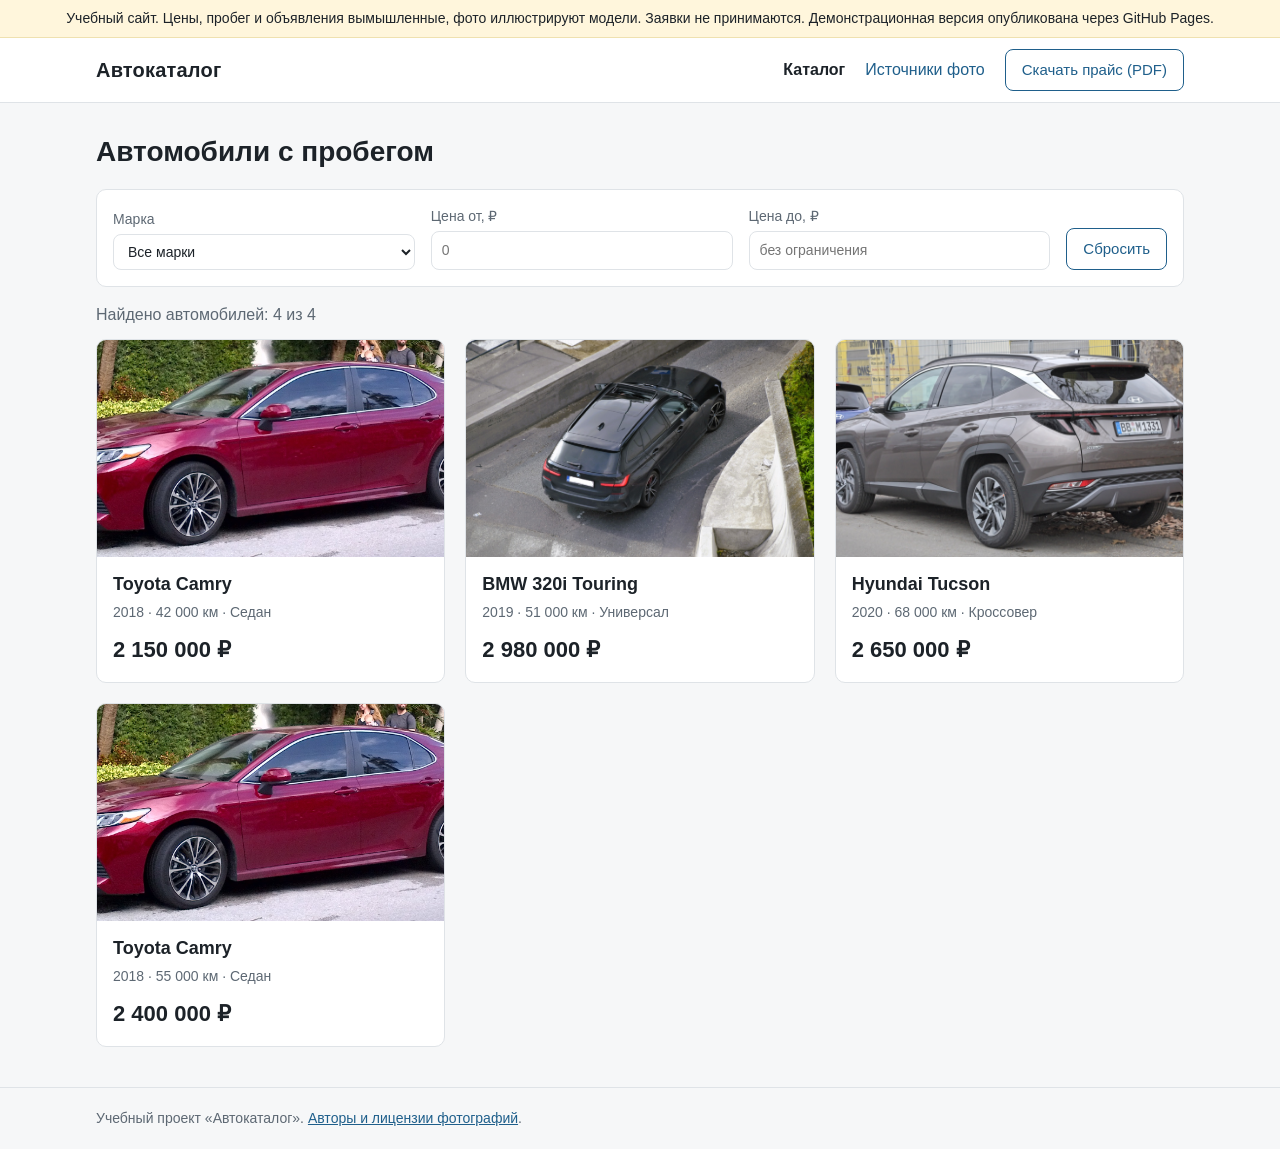
<file: docs/index.html>
<meta charset="utf-8">
<!doctype html>
<html lang="ru">
<head>
  <meta name="viewport" content="width=device-width, initial-scale=1">
  <title>Автокаталог — учебный каталог автомобилей</title>
  <link rel="stylesheet" href="css/style.css">
</head>
<body data-page="catalog">
  <div class="notice">Учебный сайт. Цены, пробег и объявления вымышленные, фото иллюстрируют модели. Заявки не принимаются. Демонстрационная версия опубликована через GitHub Pages.</div>

  <header class="site-header">
    <div class="wrap header-row">
      <a class="logo" href="index.html">Автокаталог</a>
      <nav class="nav">
        <a href="index.html" aria-current="page">Каталог</a>
        <a href="sources.html">Источники фото</a>
        <a class="btn btn-ghost" href="files/прайс.pdf" download>Скачать прайс (PDF)</a>
      </nav>
    </div>
  </header>

  <main class="wrap">
    <h1>Автомобили с пробегом</h1>

    <form class="filters" id="filters" aria-label="Фильтры">
      <label>
        <span>Марка</span>
        <select id="f-brand">
          <option value="">Все марки</option>
        </select>
      </label>
      <label>
        <span>Цена от, ₽</span>
        <input id="f-min" type="number" min="0" step="50000" inputmode="numeric" placeholder="0">
      </label>
      <label>
        <span>Цена до, ₽</span>
        <input id="f-max" type="number" min="0" step="50000" inputmode="numeric" placeholder="без ограничения">
      </label>
      <button class="btn btn-ghost" type="reset">Сбросить</button>
    </form>

    <p class="count" id="count" aria-live="polite"></p>
    <div class="grid" id="grid"></div>
  </main>

  <footer class="site-footer">
    <div class="wrap">Учебный проект «Автокаталог». <a href="sources.html">Авторы и лицензии фотографий</a>.</div>
  </footer>

  <script src="js/main.js"></script>
</body>
</html>
</file>
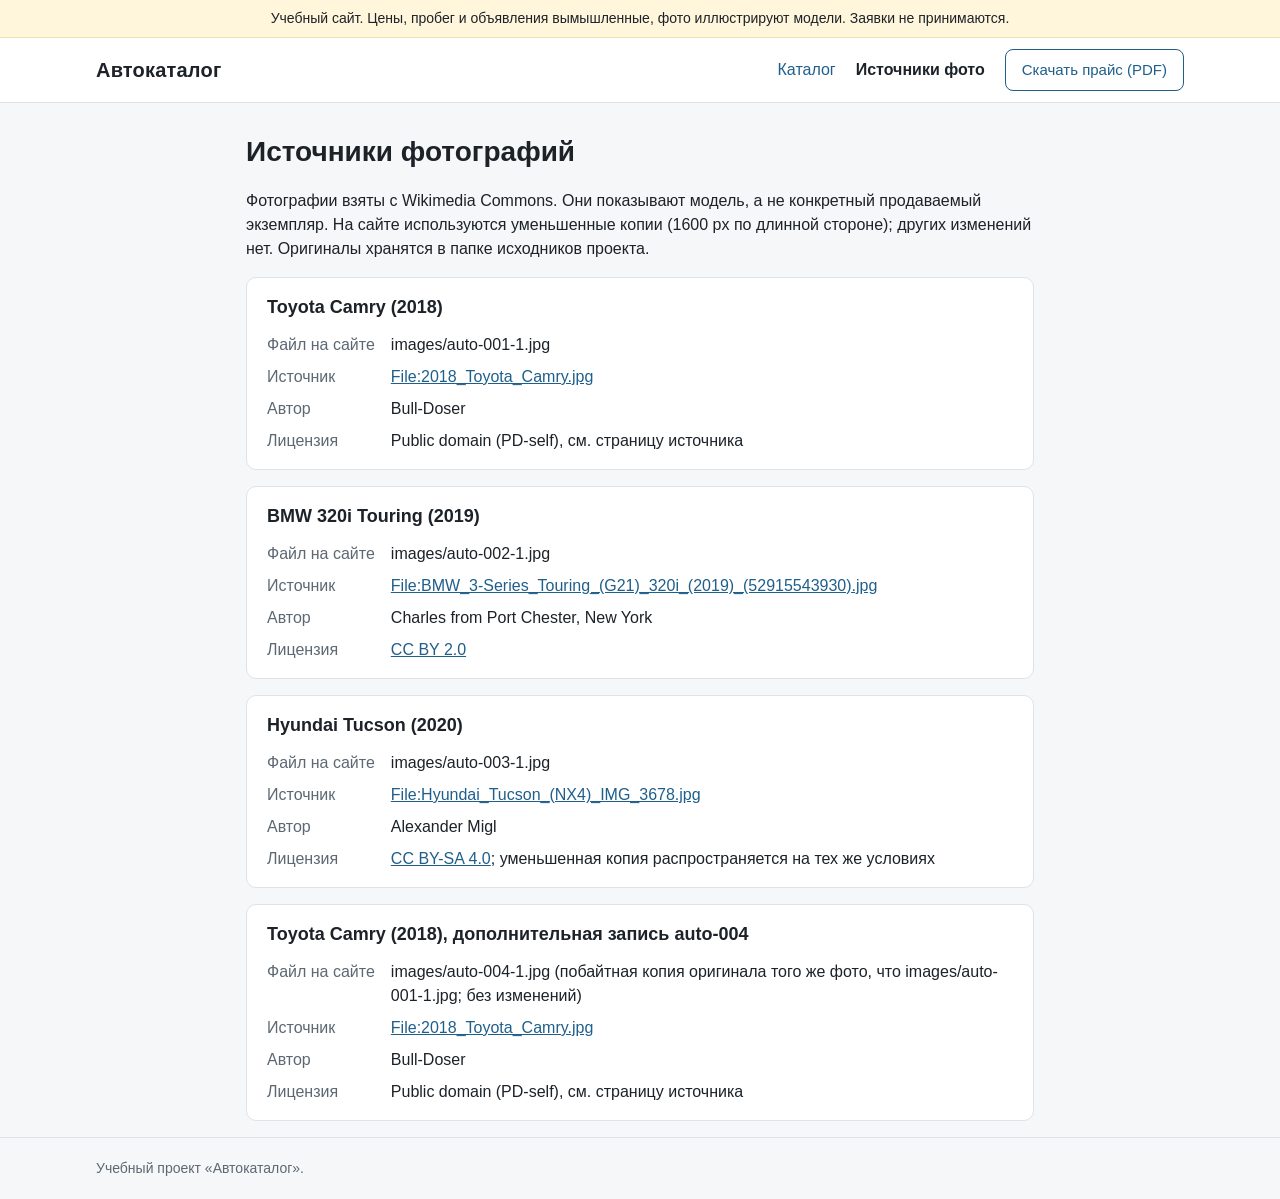
<file: docs/sources.html>
<meta charset="utf-8">
<!doctype html>
<html lang="ru">
<head>
  <meta name="viewport" content="width=device-width, initial-scale=1">
  <title>Источники фото — Автокаталог</title>
  <link rel="stylesheet" href="css/style.css">
</head>
<body>
  <div class="notice">Учебный сайт. Цены, пробег и объявления вымышленные, фото иллюстрируют модели. Заявки не принимаются.</div>

  <header class="site-header">
    <div class="wrap header-row">
      <a class="logo" href="index.html">Автокаталог</a>
      <nav class="nav">
        <a href="index.html">Каталог</a>
        <a href="sources.html" aria-current="page">Источники фото</a>
        <a class="btn btn-ghost" href="files/прайс.pdf" download>Скачать прайс (PDF)</a>
      </nav>
    </div>
  </header>

  <main class="wrap prose">
    <h1>Источники фотографий</h1>
    <p>Фотографии взяты с Wikimedia Commons. Они показывают модель, а не конкретный продаваемый экземпляр. На сайте используются уменьшенные копии (1600&nbsp;px по длинной стороне); других изменений нет. Оригиналы хранятся в папке исходников проекта.</p>

    <section class="source">
      <h2>Toyota Camry (2018)</h2>
      <dl class="specs">
        <dt>Файл на сайте</dt><dd>images/auto-001-1.jpg</dd>
        <dt>Источник</dt><dd><a href="https://commons.wikimedia.org/wiki/File:2018_Toyota_Camry.jpg">File:2018_Toyota_Camry.jpg</a></dd>
        <dt>Автор</dt><dd>Bull-Doser</dd>
        <dt>Лицензия</dt><dd>Public domain (PD-self), см. страницу источника</dd>
      </dl>
    </section>

    <section class="source">
      <h2>BMW 320i Touring (2019)</h2>
      <dl class="specs">
        <dt>Файл на сайте</dt><dd>images/auto-002-1.jpg</dd>
        <dt>Источник</dt><dd><a href="https://commons.wikimedia.org/wiki/File:BMW_3-Series_Touring_(G21)_320i_(2019)_(52915543930).jpg">File:BMW_3-Series_Touring_(G21)_320i_(2019)_(52915543930).jpg</a></dd>
        <dt>Автор</dt><dd>Charles from Port Chester, New York</dd>
        <dt>Лицензия</dt><dd><a href="https://creativecommons.org/licenses/by/2.0">CC BY 2.0</a></dd>
      </dl>
    </section>

    <section class="source">
      <h2>Hyundai Tucson (2020)</h2>
      <dl class="specs">
        <dt>Файл на сайте</dt><dd>images/auto-003-1.jpg</dd>
        <dt>Источник</dt><dd><a href="https://commons.wikimedia.org/wiki/File:Hyundai_Tucson_(NX4)_IMG_3678.jpg">File:Hyundai_Tucson_(NX4)_IMG_3678.jpg</a></dd>
        <dt>Автор</dt><dd>Alexander Migl</dd>
        <dt>Лицензия</dt><dd><a href="https://creativecommons.org/licenses/by-sa/4.0">CC BY-SA 4.0</a>; уменьшенная копия распространяется на тех же условиях</dd>
      </dl>
    </section>

    <section class="source">
      <h2>Toyota Camry (2018), дополнительная запись auto-004</h2>
      <dl class="specs">
        <dt>Файл на сайте</dt><dd>images/auto-004-1.jpg (побайтная копия оригинала того же фото, что images/auto-001-1.jpg; без изменений)</dd>
        <dt>Источник</dt><dd><a href="https://commons.wikimedia.org/wiki/File:2018_Toyota_Camry.jpg">File:2018_Toyota_Camry.jpg</a></dd>
        <dt>Автор</dt><dd>Bull-Doser</dd>
        <dt>Лицензия</dt><dd>Public domain (PD-self), см. страницу источника</dd>
      </dl>
    </section>
  </main>

  <footer class="site-footer">
    <div class="wrap">Учебный проект «Автокаталог».</div>
  </footer>
</body>
</html>
</file>
<file: docs/css/style.css>
:root {
  --bg: #f6f7f8;
  --surface: #ffffff;
  --text: #1c2228;
  --muted: #5d6873;
  --line: #dfe3e7;
  --accent: #1f5f8b;
  --accent-soft: #e8f0f6;
  --notice: #fff6dc;
  --radius: 10px;
}

* { box-sizing: border-box; }

body {
  margin: 0;
  background: var(--bg);
  color: var(--text);
  font: 16px/1.5 -apple-system, BlinkMacSystemFont, "Segoe UI", Roboto, "Helvetica Neue", Arial, sans-serif;
}

a { color: var(--accent); }

.wrap { max-width: 1120px; margin: 0 auto; padding: 0 16px; }

.notice {
  background: var(--notice);
  border-bottom: 1px solid #efe1b0;
  font-size: 14px;
  text-align: center;
  padding: 8px 16px;
}

.site-header { background: var(--surface); border-bottom: 1px solid var(--line); }
.header-row { display: flex; align-items: center; justify-content: space-between; gap: 16px; min-height: 64px; flex-wrap: wrap; }
.logo { font-weight: 700; font-size: 20px; color: var(--text); text-decoration: none; letter-spacing: .2px; }
.nav { display: flex; align-items: center; gap: 20px; flex-wrap: wrap; }
.nav a { text-decoration: none; }
.nav a[aria-current="page"] { color: var(--text); font-weight: 600; }

h1 { font-size: 28px; margin: 28px 0 16px; }

.btn {
  display: inline-block;
  border-radius: 8px;
  padding: 9px 16px;
  font: inherit;
  font-size: 15px;
  cursor: pointer;
  text-decoration: none;
  border: 1px solid var(--accent);
}
.btn-primary { background: var(--accent); color: #fff; }
.btn-primary:hover { background: #184c70; }
.btn-ghost { background: var(--surface); color: var(--accent); }
.btn-ghost:hover { background: var(--accent-soft); }

/* Фильтры */
.filters {
  display: flex;
  flex-wrap: wrap;
  align-items: flex-end;
  gap: 16px;
  background: var(--surface);
  border: 1px solid var(--line);
  border-radius: var(--radius);
  padding: 16px;
}
.filters label { display: flex; flex-direction: column; gap: 4px; font-size: 14px; color: var(--muted); flex: 1 1 180px; }
.filters select, .filters input {
  font: inherit;
  color: var(--text);
  padding: 8px 10px;
  border: 1px solid var(--line);
  border-radius: 8px;
  background: #fff;
  min-width: 0;
}

.count { color: var(--muted); margin: 16px 0 12px; }

/* Каталог */
.grid { display: grid; grid-template-columns: repeat(auto-fill, minmax(300px, 1fr)); gap: 20px; margin-bottom: 40px; }

.card {
  display: flex;
  flex-direction: column;
  background: var(--surface);
  border: 1px solid var(--line);
  border-radius: var(--radius);
  overflow: hidden;
  color: inherit;
  text-decoration: none;
  transition: box-shadow .15s, transform .15s;
}
.card:hover { box-shadow: 0 6px 20px rgba(20, 30, 40, .08); transform: translateY(-2px); }
.card img { width: 100%; aspect-ratio: 16 / 10; object-fit: cover; display: block; background: #e9ecef; }
.card-body { padding: 14px 16px 16px; display: flex; flex-direction: column; gap: 4px; }
.card-title { font-size: 18px; font-weight: 600; margin: 0; }
.card-meta { color: var(--muted); font-size: 14px; }
.price { font-size: 22px; font-weight: 700; margin-top: 6px; font-variant-numeric: tabular-nums; }

.empty { background: var(--surface); border: 1px dashed var(--line); border-radius: var(--radius); padding: 32px; text-align: center; color: var(--muted); }

/* Карточка автомобиля */
.back { display: inline-block; margin: 24px 0 8px; text-decoration: none; }
.car { display: grid; grid-template-columns: minmax(0, 3fr) minmax(280px, 2fr); gap: 28px; margin-bottom: 48px; }
.car h1 { margin-top: 0; }
.car-photo img { width: 100%; display: block; border-radius: var(--radius); background: #e9ecef; }
.car-photo figcaption { font-size: 13px; color: var(--muted); margin-top: 6px; }
.car-info { background: var(--surface); border: 1px solid var(--line); border-radius: var(--radius); padding: 20px; align-self: start; }
.car-info .price { font-size: 30px; margin: 0 0 16px; }
.car[data-car-id="auto-001"] .car-info .price { font-size: 34px; color: var(--accent); }
.car-info p { color: var(--muted); }

.specs { display: grid; grid-template-columns: max-content 1fr; gap: 8px 16px; margin: 0 0 16px; }
.specs dt { color: var(--muted); }
.specs dd { margin: 0; font-weight: 500; overflow-wrap: anywhere; }

/* Источники */
.prose { max-width: 820px; }
.source { background: var(--surface); border: 1px solid var(--line); border-radius: var(--radius); padding: 16px 20px; margin-bottom: 16px; }
.source h2 { font-size: 18px; margin: 0 0 12px; }
.source .specs { margin: 0; }

.site-footer { border-top: 1px solid var(--line); color: var(--muted); font-size: 14px; padding: 20px 0; }

@media (max-width: 760px) {
  h1 { font-size: 24px; }
  .car { grid-template-columns: 1fr; }
  .grid { grid-template-columns: 1fr; }
}
</file>
